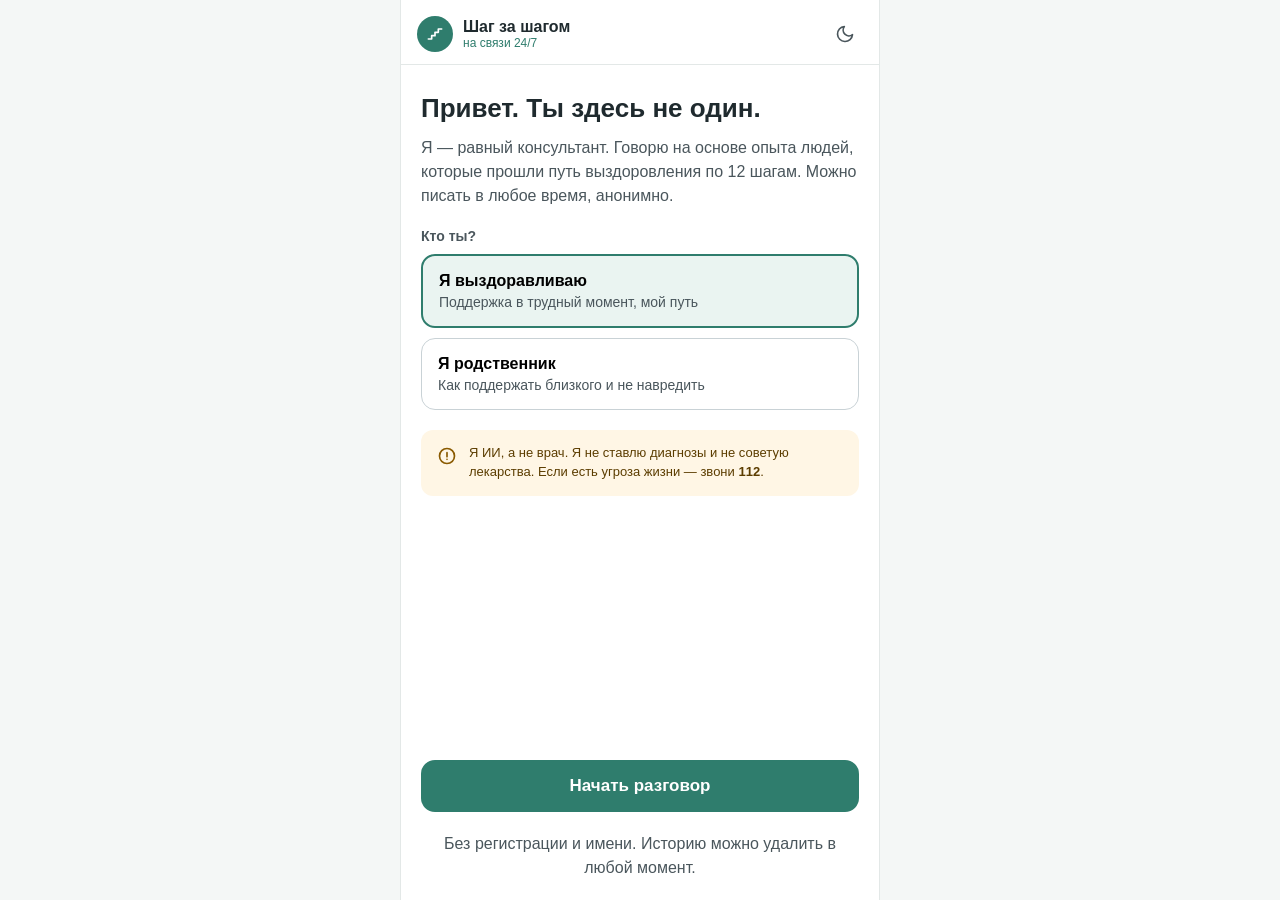
<file: frontend/index.html>
<!doctype html>
<html lang="ru">
<head>
  <meta charset="utf-8">
  <meta name="viewport" content="width=device-width, initial-scale=1">
  <title>Шаг за шагом — равный консультант</title>
  <link rel="stylesheet" href="css/style.css">
  <script>
    try { var t = localStorage.getItem("shag_theme"); if (t) document.documentElement.dataset.theme = t; } catch (e) {}
  </script>
</head>
<body>
<div class="app">
  <header class="header">
    <div class="header-row">
      <div class="brand">
        <div class="logo" aria-hidden="true">
          <svg width="20" height="20" viewBox="0 0 24 24" fill="none" stroke="#fff" stroke-width="2" stroke-linecap="round" stroke-linejoin="round"><path d="M4 18h4v-4h4v-4h4V6h4"/></svg>
        </div>
        <div>
          <div class="brand-title">Шаг за шагом</div>
          <div class="brand-sub" id="clinic-name">на связи 24/7</div>
        </div>
      </div>
      <div class="header-actions">
        <button class="btn-icon" id="btn-theme" type="button" aria-label="Тёмная тема">
          <svg class="ico-moon" width="20" height="20" viewBox="0 0 24 24" fill="none" stroke="currentColor" stroke-width="2" stroke-linecap="round" stroke-linejoin="round" aria-hidden="true"><path d="M21 12.8A9 9 0 1 1 11.2 3a7 7 0 0 0 9.8 9.8z"/></svg>
          <svg class="ico-sun" width="20" height="20" viewBox="0 0 24 24" fill="none" stroke="currentColor" stroke-width="2" stroke-linecap="round" aria-hidden="true"><circle cx="12" cy="12" r="4"/><path d="M12 2v2M12 20v2M4.9 4.9l1.4 1.4M17.7 17.7l1.4 1.4M2 12h2M20 12h2M4.9 19.1l1.4-1.4M17.7 6.3l1.4-1.4"/></svg>
        </button>
        <button class="btn-sos hidden" id="btn-sos" type="button">
          <svg width="16" height="16" viewBox="0 0 24 24" fill="none" stroke="currentColor" stroke-width="2.2" stroke-linecap="round" stroke-linejoin="round" aria-hidden="true"><path d="M12 21s-7-4.4-9.3-9A5.3 5.3 0 0 1 12 6a5.3 5.3 0 0 1 9.3 6c-2.3 4.6-9.3 9-9.3 9z"/></svg>
          Мне плохо
        </button>
        <button class="btn-icon hidden" id="btn-close" type="button" aria-label="Закрыть чат">
          <svg width="22" height="22" viewBox="0 0 24 24" fill="none" stroke="currentColor" stroke-width="2" stroke-linecap="round" aria-hidden="true"><path d="M6 6l12 12M18 6L6 18"/></svg>
        </button>
      </div>
    </div>
    <nav class="tabs hidden" id="tabs">
      <button class="tab active" type="button" data-tab="chat">Чат</button>
      <button class="tab" type="button" data-tab="progress">Мой путь</button>
    </nav>
  </header>

  <!-- 1. Приветствие -->
  <section class="screen welcome" id="screen-welcome">
    <div style="display:flex;flex-direction:column;gap:12px">
      <h1>Привет. Ты здесь не один.</h1>
      <p>Я — равный консультант. Говорю на основе опыта людей, которые прошли путь выздоровления по 12 шагам. Можно писать в любое время, анонимно.</p>
    </div>
    <div style="display:flex;flex-direction:column;gap:10px">
      <span class="label">Кто ты?</span>
      <button class="choice selected" type="button" data-mode="patient">
        <b>Я выздоравливаю</b><span>Поддержка в трудный момент, мой путь</span>
      </button>
      <button class="choice" type="button" data-mode="relative">
        <b>Я родственник</b><span>Как поддержать близкого и не навредить</span>
      </button>
    </div>
    <div class="notice">
      <svg width="20" height="20" viewBox="0 0 24 24" fill="none" stroke="currentColor" stroke-width="2" stroke-linecap="round" aria-hidden="true" style="flex-shrink:0;margin-top:2px"><circle cx="12" cy="12" r="9"/><path d="M12 8v5M12 16h.01"/></svg>
      <span>Я ИИ, а не врач. Я не ставлю диагнозы и не советую лекарства. Если есть угроза жизни — звони <b>112</b>.</span>
    </div>
    <div style="flex:1"></div>
    <button class="btn-primary" id="btn-start" type="button">Начать разговор</button>
    <p class="small-center">Без регистрации и имени. Историю можно удалить в любой момент.</p>
  </section>

  <!-- 2. Чат -->
  <section class="screen hidden" id="screen-chat">
    <div class="messages" id="messages" aria-live="polite"></div>
    <div class="quick" id="quick">
      <button type="button">Очень тянет выпить</button>
      <button type="button">Шаг дня</button>
      <button type="button">Я сорвался</button>
    </div>
    <form class="composer" id="composer">
      <label for="input" class="sr-only">Сообщение</label>
      <input id="input" type="text" placeholder="Напиши, что чувствуешь…" autocomplete="off" maxlength="1000">
      <button class="btn-send" id="btn-send" type="submit" aria-label="Отправить">
        <svg width="20" height="20" viewBox="0 0 24 24" fill="none" stroke="#fff" stroke-width="2" stroke-linecap="round" stroke-linejoin="round" aria-hidden="true"><path d="M5 12h14M13 6l6 6-6 6"/></svg>
      </button>
    </form>
  </section>

  <!-- 3. Мой путь -->
  <section class="screen progress hidden" id="screen-progress">
    <div class="counter" id="counter">
      <span>Ты трезв уже</span>
      <span class="num" id="days">—</span>
      <span class="unit" id="days-unit">дней</span>
      <span class="since" id="since">укажи дату ниже</span>
    </div>
    <div class="card">
      <h2>Дата начала трезвости</h2>
      <div class="date-row">
        <label for="sober-date" class="sr-only">Дата начала трезвости</label>
        <input type="date" id="sober-date">
        <button class="btn-secondary" id="btn-save-date" type="button">Сохранить</button>
      </div>
      <p class="muted">Был срыв? Это не провал, а часть пути. Счётчик можно начать заново.</p>
    </div>
    <div class="card">
      <h2>Этапы</h2>
      <div class="milestones" id="milestones"></div>
      <p class="muted" id="next-ms"></p>
    </div>
    <div class="card">
      <span class="eyebrow">Шаг дня</span>
      <h2 id="step-title">…</h2>
      <p class="muted" id="step-text"></p>
    </div>
    <button class="btn-danger" id="btn-delete" type="button">Удалить мою историю</button>
  </section>
</div>
<script src="js/app.js"></script>
</body>
</html>
</file>
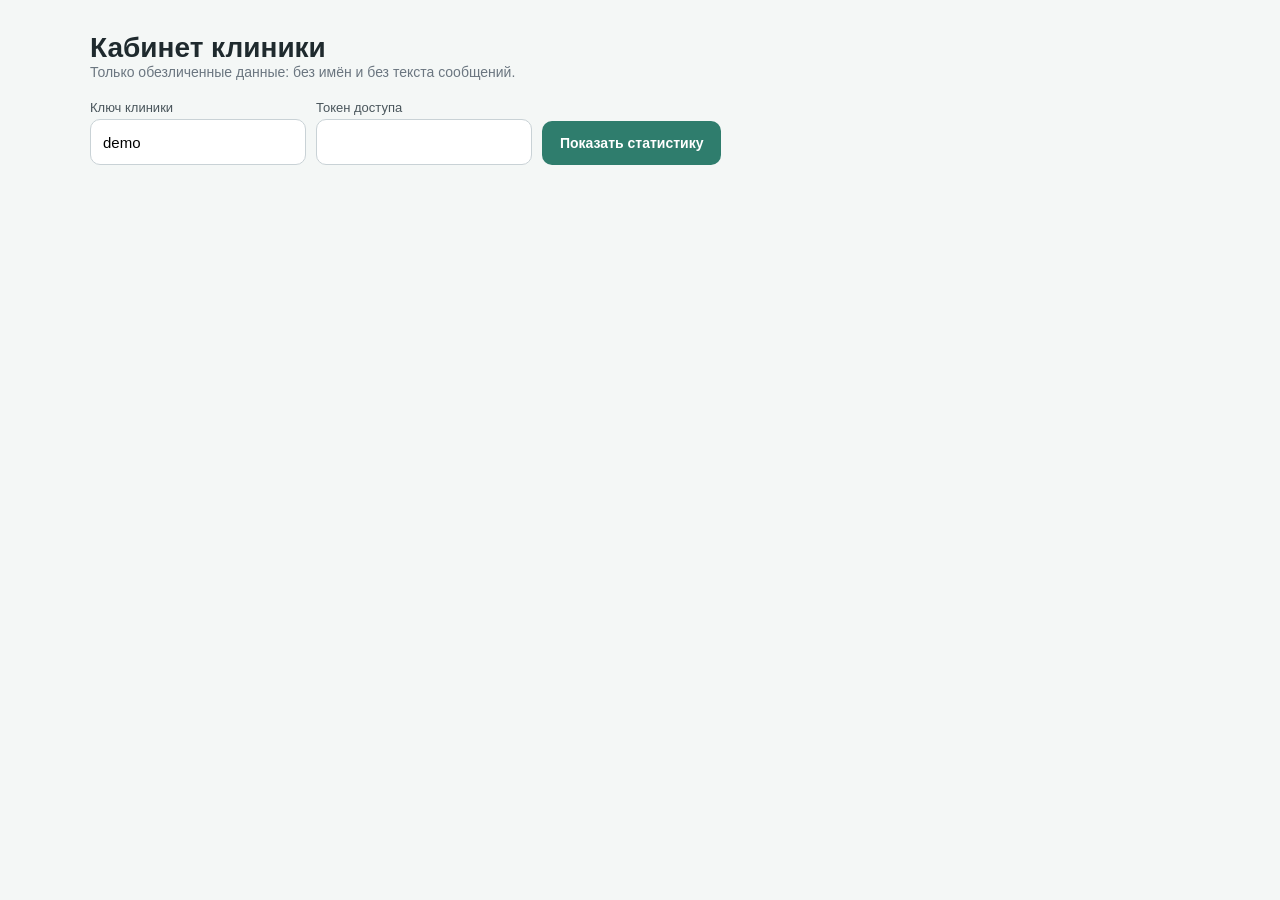
<file: frontend/admin.html>
<!doctype html>
<html lang="ru">
<head>
  <meta charset="utf-8">
  <meta name="viewport" content="width=device-width, initial-scale=1">
  <title>Кабинет клиники — Шаг за шагом</title>
  <style>
    body { margin: 0; font-family: Arial, Helvetica, sans-serif; color: #1F2A2E; background: #F4F7F6; }
    .wrap { max-width: 1100px; margin: 0 auto; padding: 32px 24px; display: flex; flex-direction: column; gap: 20px; }
    h1 { margin: 0; font-size: 28px; }
    .muted { margin: 0; font-size: 14px; color: #6B7680; }
    form { display: flex; gap: 10px; flex-wrap: wrap; align-items: flex-end; }
    label { display: flex; flex-direction: column; gap: 4px; font-size: 13px; color: #4A565C; }
    input { height: 44px; padding: 0 12px; border: 1px solid #C9D2D6; border-radius: 10px; font-size: 15px; }
    button { height: 44px; padding: 0 18px; border: none; border-radius: 10px; background: #2F7D6D; color: #fff; font-weight: 700; font-size: 14px; cursor: pointer; }
    .kpis { display: grid; grid-template-columns: repeat(auto-fit, minmax(180px, 1fr)); gap: 14px; }
    .kpi { background: #fff; border: 1px solid #E3E8E7; border-radius: 14px; padding: 18px; display: flex; flex-direction: column; gap: 6px; }
    .kpi span { font-size: 13px; color: #4A565C; }
    .kpi b { font-size: 30px; }
    .kpi.red b { color: #B42318; }
    .card { background: #fff; border: 1px solid #E3E8E7; border-radius: 14px; padding: 20px; display: flex; flex-direction: column; gap: 12px; }
    .card h2 { margin: 0; font-size: 16px; }
    .chart { display: flex; align-items: flex-end; gap: 4px; height: 180px; border-bottom: 1px solid #C9D2D6; }
    .bar { flex: 1; background: #9CC9BE; border-radius: 3px 3px 0 0; min-height: 2px; }
    .bar.night { background: #2F7D6D; }
    .hours { display: flex; gap: 4px; font-size: 11px; color: #6B7680; }
    .hours span { flex: 1; text-align: center; }
    pre { margin: 0; padding: 14px; background: #1F2A2E; color: #D5ECE6; border-radius: 10px; font-size: 13px; white-space: pre-wrap; word-break: break-all; }
    .err { color: #B42318; font-size: 14px; }
    @media (prefers-color-scheme: dark) {
      body { background: #0F1514; color: #E4ECEA; }
      .muted, label, .kpi span, .hours { color: #B4C3BF; }
      .kpi, .card { background: #18211F; border-color: #2A3633; }
      input { background: #121A19; color: #E4ECEA; border-color: #3B4A46; }
      .kpi.red b, .err { color: #FF9A90; }
      .chart { border-color: #3B4A46; }
      .bar { background: #3F6F65; }
      .bar.night { background: #6FCFB8; }
      pre { background: #0B100F; }
    }
  </style>
</head>
<body>
<div class="wrap">
  <div>
    <h1>Кабинет клиники</h1>
    <p class="muted">Только обезличенные данные: без имён и без текста сообщений.</p>
  </div>
  <form id="login">
    <label>Ключ клиники<input id="key" value="demo" required></label>
    <label>Токен доступа<input id="token" type="password" required></label>
    <button type="submit">Показать статистику</button>
  </form>
  <p class="err" id="err"></p>

  <div id="stats" hidden>
    <div class="kpis">
      <div class="kpi"><span>Сессий</span><b id="k-sessions">0</b></div>
      <div class="kpi"><span>Сообщений</span><b id="k-messages">0</b></div>
      <div class="kpi"><span>Ночью (22:00–06:00)</span><b id="k-night">0%</b></div>
      <div class="kpi red"><span>Кризисных ситуаций</span><b id="k-crisis">0</b></div>
      <div class="kpi red"><span>Писали «мне плохо»</span><b id="k-distress">0</b></div>
      <div class="kpi"><span>Заблокировано фильтрами</span><b id="k-blocked">0</b></div>
      <div class="kpi"><span>Ответ помог / нет</span><b id="k-rating">0 / 0</b></div>
    </div>
    <div class="card" style="margin-top:14px">
      <h2>Сообщения по часам (московское время)</h2>
      <div class="chart" id="chart" role="img" aria-label="Количество сообщений по часам суток"></div>
      <div class="hours" id="hours"></div>
    </div>
    <div class="card" style="margin-top:14px">
      <h2>Виджет для вашего сайта</h2>
      <p class="muted">Вставьте эту строку на сайт клиники — в углу появится кнопка «Поговорить».</p>
      <pre id="code"></pre>
    </div>
  </div>
</div>
<script>
  const $ = (id) => document.getElementById(id);
  $("login").addEventListener("submit", async (e) => {
    e.preventDefault();
    $("err").textContent = "";
    const key = $("key").value.trim();
    const res = await fetch(`/api/clinics/${encodeURIComponent(key)}/stats`, { headers: { "X-Admin-Token": $("token").value } });
    if (!res.ok) { $("err").textContent = "Неверный ключ или токен."; $("stats").hidden = true; return; }
    const s = await res.json();
    $("k-sessions").textContent = s.sessions;
    $("k-messages").textContent = s.messages;
    $("k-night").textContent = Math.round(s.night_share * 100) + "%";
    $("k-crisis").textContent = s.crisis;
    $("k-distress").textContent = s.distress;
    $("k-blocked").textContent = s.blocked;
    $("k-rating").textContent = `${s.rating_up} / ${s.rating_down}`;
    const max = Math.max(1, ...s.by_hour);
    $("chart").innerHTML = s.by_hour.map((v, h) =>
      `<div class="bar${h >= 22 || h < 6 ? " night" : ""}" style="height:${(v / max) * 100}%" title="${h}:00 — ${v}"></div>`).join("");
    $("hours").innerHTML = s.by_hour.map((_, h) => `<span>${h % 3 === 0 ? h : ""}</span>`).join("");
    $("code").textContent = `<script src="${location.origin}/widget.js" data-clinic="${key}"><\/script>`;
    $("stats").hidden = false;
  });
</script>
</body>
</html>
</file>
<file: frontend/css/style.css>
/* «Шаг за шагом» — общие стили чата */
:root {
  --green: #2F7D6D;
  --green-dark: #1F5C50;
  --green-soft: #EAF4F1;
  --ink: #1F2A2E;
  --ink-2: #4A565C;
  --ink-3: #6B7680;
  --line: #E3E8E7;
  --line-2: #C9D2D6;
  --bg: #F4F7F6;
  --white: #FFFFFF;
  --red: #D92D20;
  --red-dark: #B42318;
  --red-soft: #FDECEC;
  --warn-bg: #FFF6E5;
  --warn-ink: #5C3D00;
  --warn-icon: #8A5A00;
  --accent-text: #2F7D6D;
  --input-bg: #F9FBFA;
  --dot: #9AA5AB;
  --on-green-muted: #D5ECE6;
  --red-soft-ink: #7A1A12;
  --danger-border: #F1C0BC;
  --shadow: rgba(31, 42, 46, .12);
  color-scheme: light;
}

/* ---------- тёмная тема ---------- */
/* 1) включена вручную кнопкой (data-theme="dark");
   2) или в системе стоит тёмная тема, а вручную светлую не выбирали */
:root[data-theme="dark"] {
  --green: #2F7D6D;
  --green-dark: #3A9480;
  --green-soft: #1C3530;
  --accent-text: #6FCFB8;
  --ink: #E4ECEA;
  --ink-2: #B4C3BF;
  --ink-3: #8D9C98;
  --line: #2A3633;
  --line-2: #3B4A46;
  --bg: #0F1514;
  --white: #18211F;
  --red: #D92D20;
  --red-dark: #FF9A90;
  --red-soft: #3A1E1C;
  --red-soft-ink: #FFC2BB;
  --danger-border: #6B2B26;
  --warn-bg: #352A12;
  --warn-ink: #F1DCA8;
  --warn-icon: #E8B84A;
  --input-bg: #121A19;
  --dot: #6E7D79;
  --on-green-muted: #D5ECE6;
  --shadow: rgba(0, 0, 0, .4);
  color-scheme: dark;
}
@media (prefers-color-scheme: dark) {
  :root:not([data-theme="light"]) {
    --green: #2F7D6D;
    --green-dark: #3A9480;
    --green-soft: #1C3530;
    --accent-text: #6FCFB8;
    --ink: #E4ECEA;
    --ink-2: #B4C3BF;
    --ink-3: #8D9C98;
    --line: #2A3633;
    --line-2: #3B4A46;
    --bg: #0F1514;
    --white: #18211F;
    --red: #D92D20;
    --red-dark: #FF9A90;
    --red-soft: #3A1E1C;
    --red-soft-ink: #FFC2BB;
    --danger-border: #6B2B26;
    --warn-bg: #352A12;
    --warn-ink: #F1DCA8;
    --warn-icon: #E8B84A;
    --input-bg: #121A19;
    --dot: #6E7D79;
    --on-green-muted: #D5ECE6;
    --shadow: rgba(0, 0, 0, .4);
    color-scheme: dark;
  }
}

* { box-sizing: border-box; }
html, body { height: 100%; }
body {
  margin: 0;
  transition: background .2s;
  font-family: Arial, Helvetica, sans-serif;
  color: var(--ink);
  background: var(--bg);
}
button, input { font-family: inherit; }
.hidden { display: none !important; }
.sr-only { position: absolute; width: 1px; height: 1px; overflow: hidden; clip: rect(0 0 0 0); }

.app {
  height: 100%;
  max-width: 480px;
  margin: 0 auto;
  display: flex;
  flex-direction: column;
  background: var(--bg);
  border-left: 1px solid var(--line);
  border-right: 1px solid var(--line);
}

/* ---------- шапка ---------- */
.header { background: var(--white); border-bottom: 1px solid var(--line); }
.header-row { display: flex; align-items: center; justify-content: space-between; padding: 12px 12px 8px 16px; gap: 8px; }
.brand { display: flex; align-items: center; gap: 10px; min-width: 0; }
.brand > div:last-child { min-width: 0; }
.brand-sub { white-space: nowrap; overflow: hidden; text-overflow: ellipsis; }
.logo { width: 36px; height: 36px; border-radius: 50%; background: var(--green); display: flex; align-items: center; justify-content: center; flex-shrink: 0; }
.brand-title { font-size: 16px; font-weight: 700; }
.brand-sub { font-size: 12px; color: var(--accent-text); }
.header-actions { display: flex; gap: 6px; align-items: center; }
.btn-sos {
  display: flex; align-items: center; gap: 6px; min-height: 44px; padding: 0 14px;
  border: none; border-radius: 999px; background: var(--red-soft); color: var(--red-dark);
  font-size: 14px; font-weight: 700; cursor: pointer; white-space: nowrap;
}
.btn-icon { color: var(--ink-2); width: 44px; height: 44px; border: none; background: transparent; border-radius: 50%; cursor: pointer; display: flex; align-items: center; justify-content: center; }
.btn-icon:hover { background: var(--bg); }
.tabs { display: flex; gap: 24px; padding: 0 16px; }
.tab { padding: 10px 0; border: none; background: none; font-size: 14px; color: var(--ink-2); border-bottom: 3px solid transparent; cursor: pointer; }
.tab.active { color: var(--ink); font-weight: 700; border-bottom-color: var(--green); }

/* ---------- экраны ---------- */
.screen { flex: 1; min-height: 0; display: flex; flex-direction: column; }

/* приветствие */
.welcome { background: var(--white); padding: 28px 20px 20px; gap: 20px; overflow-y: auto; }
.welcome h1 { margin: 0; font-size: 26px; line-height: 1.2; }
.welcome p { margin: 0; font-size: 16px; line-height: 1.5; color: var(--ink-2); }
.label { font-size: 14px; font-weight: 700; color: var(--ink-2); }
.choice { display: flex; flex-direction: column; gap: 4px; width: 100%; padding: 16px; text-align: left; border: 1px solid var(--line-2); background: var(--white); border-radius: 14px; cursor: pointer; }
.choice.selected { border: 2px solid var(--green); background: var(--green-soft); }
.choice b { font-size: 16px; }
.choice span { font-size: 14px; color: var(--ink-2); }
.notice svg { color: var(--warn-icon); }
.notice { display: flex; gap: 12px; padding: 14px 16px; background: var(--warn-bg); color: var(--warn-ink); border-radius: 12px; font-size: 13px; line-height: 1.45; }
.btn-primary { width: 100%; min-height: 52px; border: none; border-radius: 14px; background: var(--green); color: var(--white); font-size: 17px; font-weight: 700; cursor: pointer; }
.btn-primary:hover { background: var(--green-dark); }
.small-center { font-size: 12px; color: var(--ink-3); text-align: center; }

/* чат */
.messages { flex: 1; overflow-y: auto; padding: 16px 12px; display: flex; flex-direction: column; gap: 12px; }
.msg { max-width: 84%; padding: 12px 14px; font-size: 15px; line-height: 1.45; white-space: pre-wrap; word-wrap: break-word; }
.msg.user { align-self: flex-end; background: var(--green); color: var(--white); border-radius: 16px 16px 4px 16px; }
.msg.bot { align-self: flex-start; background: var(--white); border: 1px solid var(--line); border-radius: 16px 16px 16px 4px; }
.bot-block { align-self: flex-start; display: flex; flex-direction: column; gap: 6px; max-width: 88%; }
.bot-block .msg { max-width: 100%; }
.rate button { color: var(--ink-2); }
.rate { display: flex; align-items: center; gap: 6px; font-size: 12px; color: var(--ink-3); }
.rate button { width: 32px; height: 32px; border: 1px solid var(--line-2); background: var(--white); border-radius: 8px; cursor: pointer; display: flex; align-items: center; justify-content: center; }
.rate button.on { border-color: var(--green); background: var(--green-soft); }
.rate button:disabled { cursor: default; }
.rate button:disabled:not(.on) { opacity: .4; }
.typing { align-self: flex-start; display: flex; gap: 5px; padding: 14px 16px; background: var(--white); border: 1px solid var(--line); border-radius: 16px; }
.typing span { width: 7px; height: 7px; border-radius: 50%; background: var(--dot); animation: blink 1.2s infinite; }
.typing span:nth-child(2) { animation-delay: .2s; }
.typing span:nth-child(3) { animation-delay: .4s; }
@keyframes blink { 0%, 80%, 100% { opacity: .3 } 40% { opacity: 1 } }
.error-line { align-self: center; font-size: 13px; color: var(--red-dark); text-align: center; }

.quick { display: flex; gap: 8px; padding: 0 12px 10px; flex-wrap: wrap; }
.quick button { padding: 9px 13px; border: 1px solid var(--accent-text); background: var(--white); color: var(--accent-text); border-radius: 999px; font-size: 13px; cursor: pointer; }
.composer { display: flex; align-items: center; gap: 8px; padding: 10px 12px 14px; background: var(--white); border-top: 1px solid var(--line); }
.composer input { flex: 1; min-width: 0; height: 44px; padding: 0 14px; border: 1px solid var(--line-2); border-radius: 22px; font-size: 15px; background: var(--input-bg); color: var(--ink); }
.composer input:focus { outline: 2px solid var(--green); outline-offset: 0; }
.btn-send { width: 44px; height: 44px; border: none; border-radius: 50%; background: var(--green); cursor: pointer; display: flex; align-items: center; justify-content: center; flex-shrink: 0; }
.btn-send:disabled { opacity: .5; cursor: default; }

/* кризисная карточка */
.help-card { align-self: stretch; display: flex; flex-direction: column; gap: 10px; padding: 16px; background: var(--white); border: 2px solid var(--red); border-radius: 18px; }
.help-card h2 { margin: 0; font-size: 17px; color: var(--red-dark); }
.help-item { display: flex; align-items: center; justify-content: space-between; gap: 12px; padding: 14px 16px; border-radius: 12px; text-decoration: none; }
.help-item .t { display: flex; flex-direction: column; gap: 2px; }
.help-item b { font-size: 16px; }
.help-item small { font-size: 13px; }
.help-item .ph { font-size: 18px; font-weight: 700; white-space: nowrap; }
.help-item.main { background: var(--red); color: var(--white); }
.help-item.second { background: var(--red-soft); color: var(--red-soft-ink); }
.help-item.clinic { background: var(--green-soft); color: var(--accent-text); }

/* мой путь */
.progress { padding: 16px 12px; gap: 14px; overflow-y: auto; }
.counter { display: flex; flex-direction: column; align-items: center; gap: 4px; padding: 22px 16px; background: var(--green); color: var(--white); border-radius: 20px; text-align: center; }
.counter .num { font-size: 64px; font-weight: 700; line-height: 1; }
.counter .unit { font-size: 18px; font-weight: 700; }
.counter .since { font-size: 13px; color: var(--on-green-muted); }
.card { display: flex; flex-direction: column; gap: 10px; padding: 16px; background: var(--white); border: 1px solid var(--line); border-radius: 16px; }
.card h2 { margin: 0; font-size: 15px; }
.eyebrow { font-size: 12px; font-weight: 700; color: var(--accent-text); text-transform: uppercase; letter-spacing: .5px; }
.milestones { display: grid; grid-template-columns: repeat(5, minmax(0, 1fr)); gap: 6px; }
.ms { display: flex; flex-direction: column; align-items: center; gap: 6px; font-size: 11px; color: var(--ink-2); }
.ms i { width: 40px; height: 40px; border-radius: 50%; display: flex; align-items: center; justify-content: center; font-style: normal; font-size: 13px; font-weight: 700; border: 1px solid var(--line-2); color: var(--ink-3); }
.ms.done i { background: var(--green); border-color: var(--green); color: var(--white); }
.ms.next i { border: 2px dashed var(--accent-text); color: var(--accent-text); }
.date-row { display: flex; gap: 8px; align-items: center; }
.date-row input { flex: 1; height: 44px; padding: 0 12px; border: 1px solid var(--line-2); border-radius: 10px; font-size: 15px; background: var(--input-bg); color: var(--ink); }
.btn-secondary { min-height: 44px; padding: 0 16px; border: 1px solid var(--line-2); background: var(--white); border-radius: 12px; font-size: 14px; color: var(--ink); cursor: pointer; }
.btn-danger { min-height: 44px; padding: 0 16px; border: 1px solid var(--danger-border); background: var(--white); border-radius: 12px; font-size: 14px; color: var(--red-dark); cursor: pointer; }
.btn-danger.confirm { background: var(--red); color: var(--white); border-color: var(--red); }
.muted { margin: 0; font-size: 13px; line-height: 1.45; color: var(--ink-2); }
</file>
